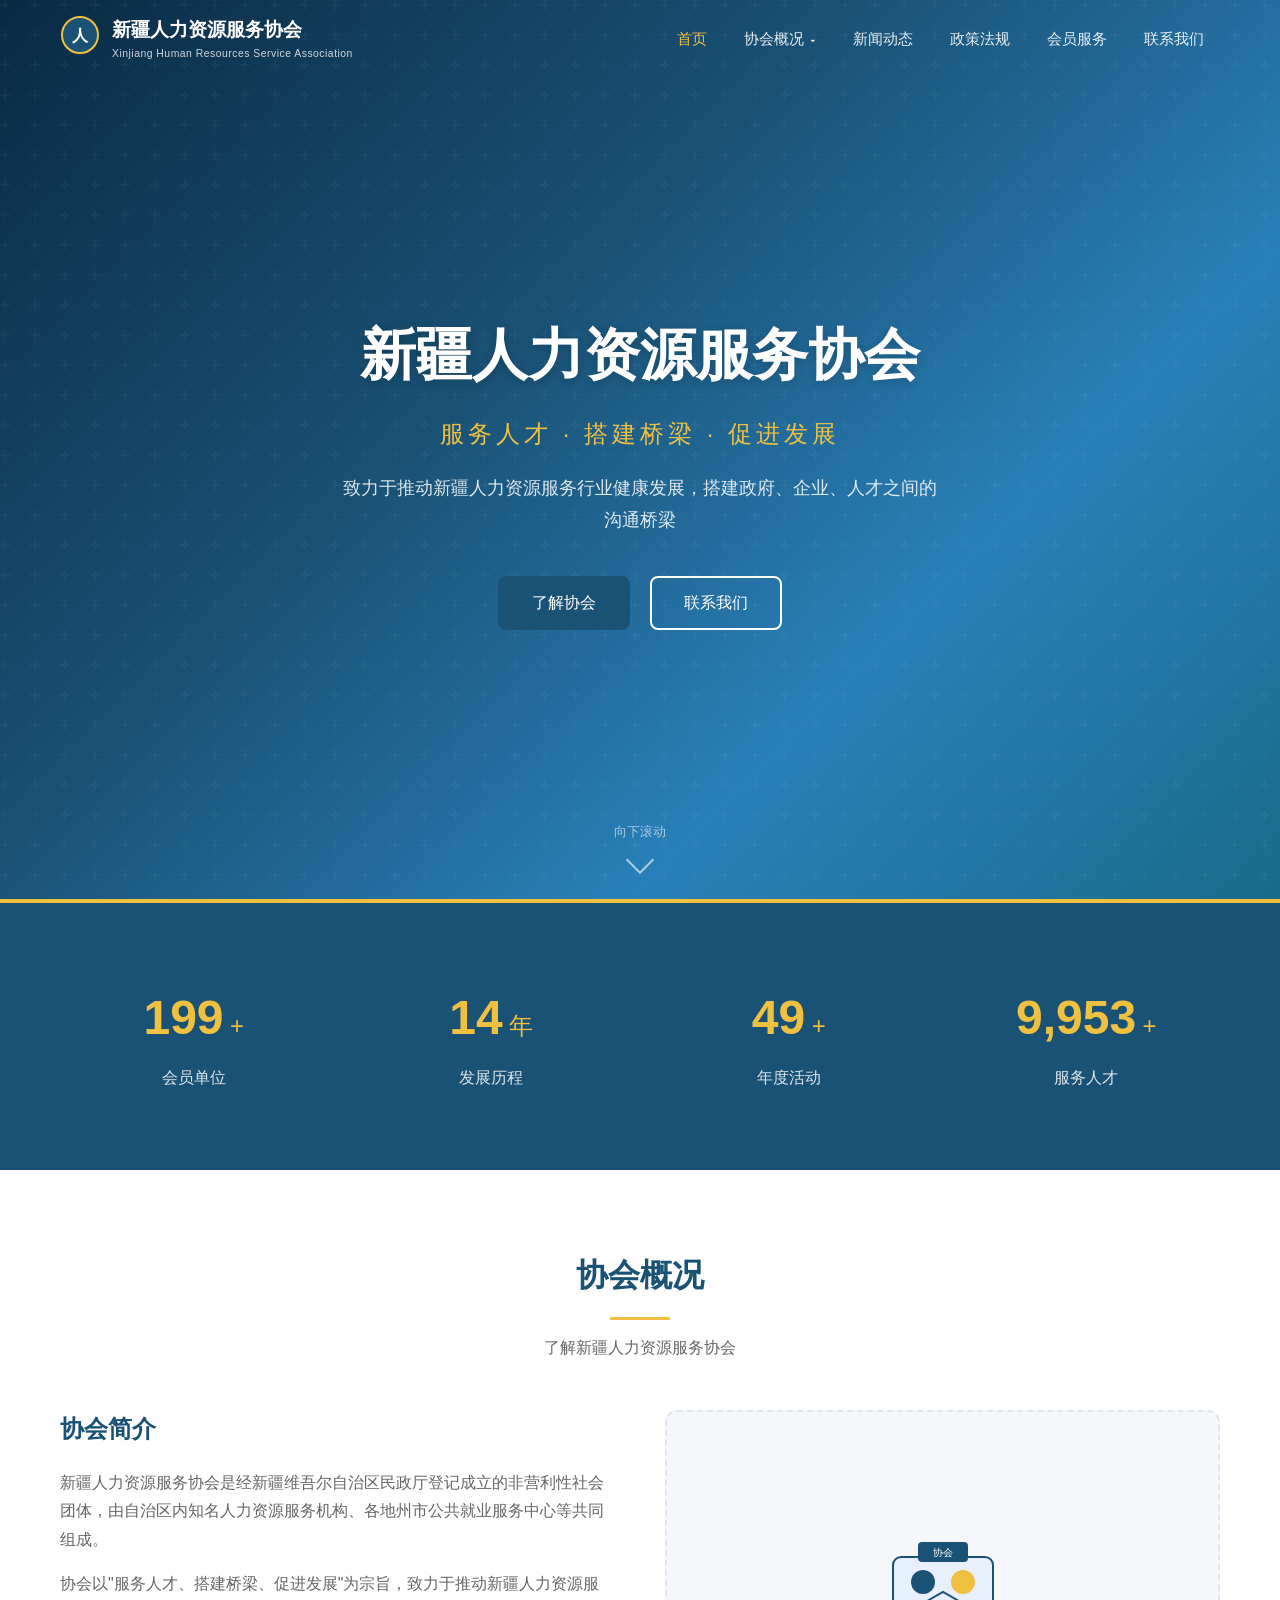
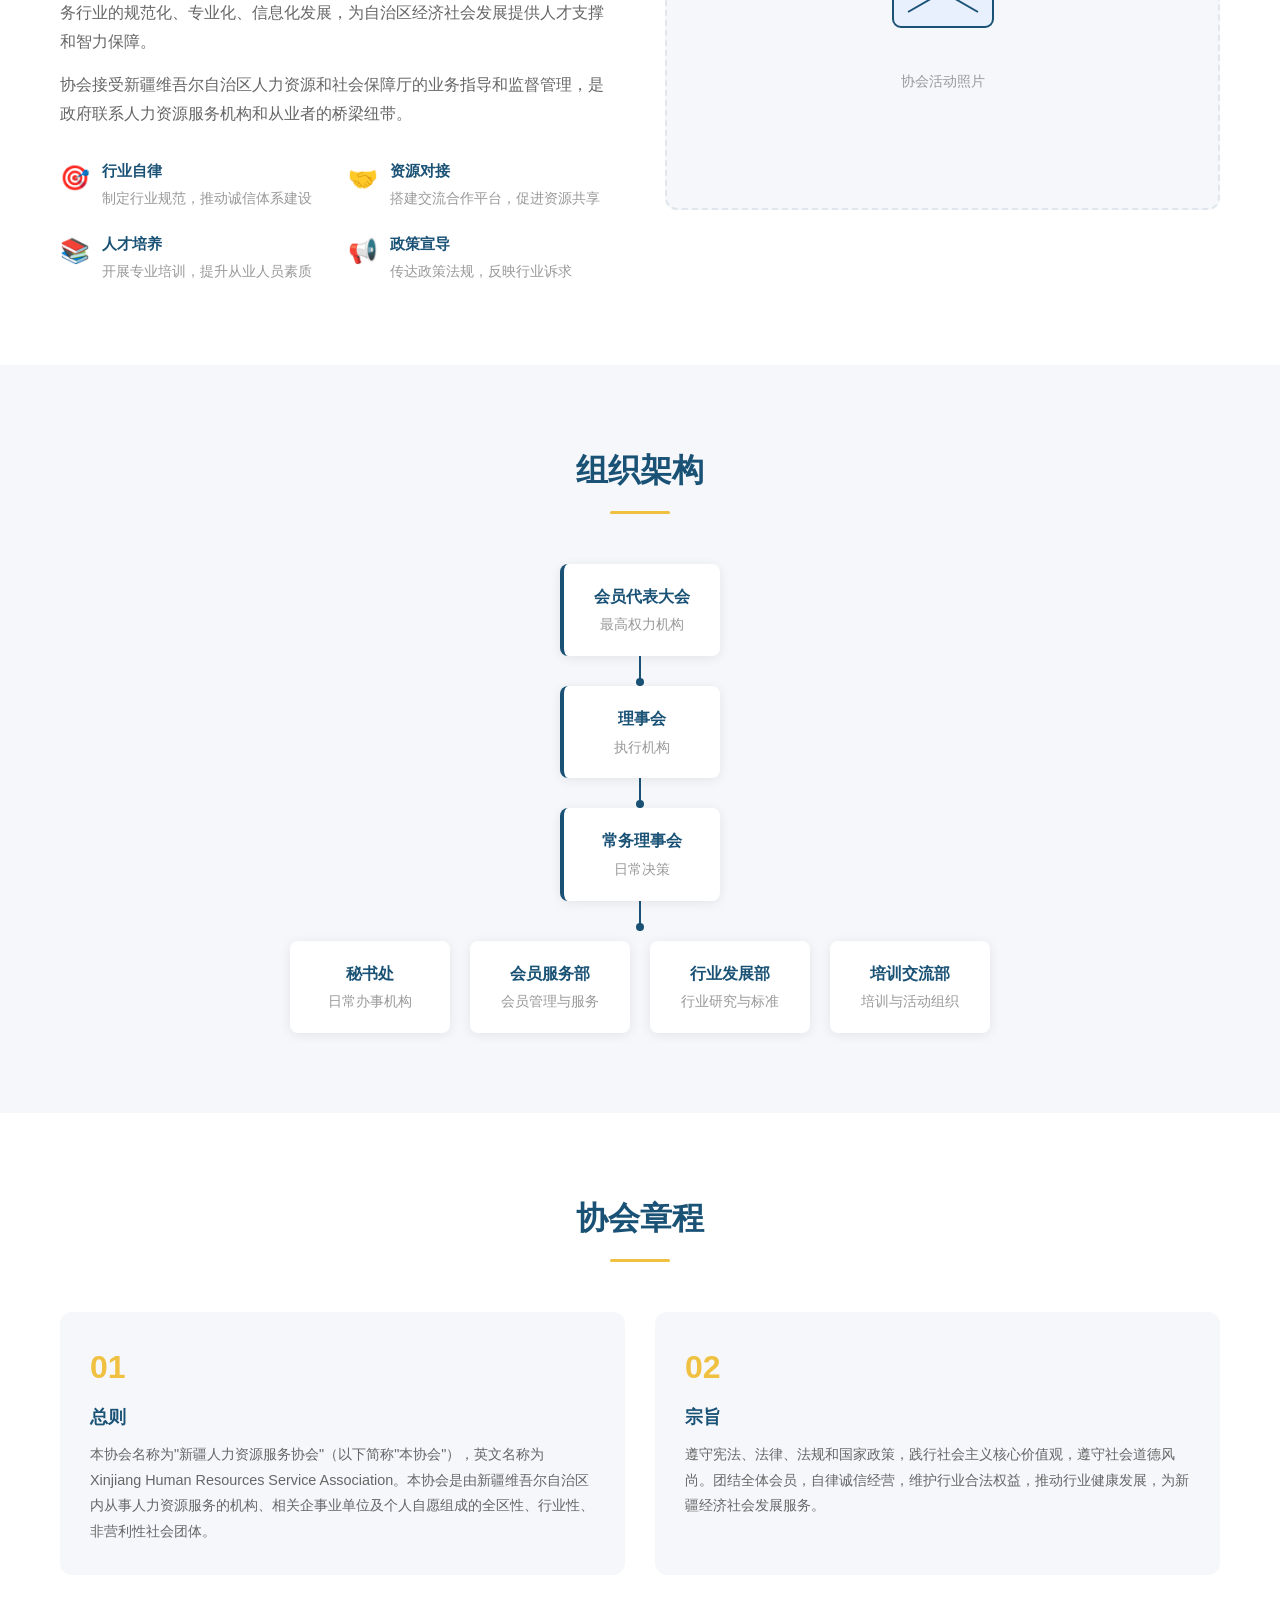
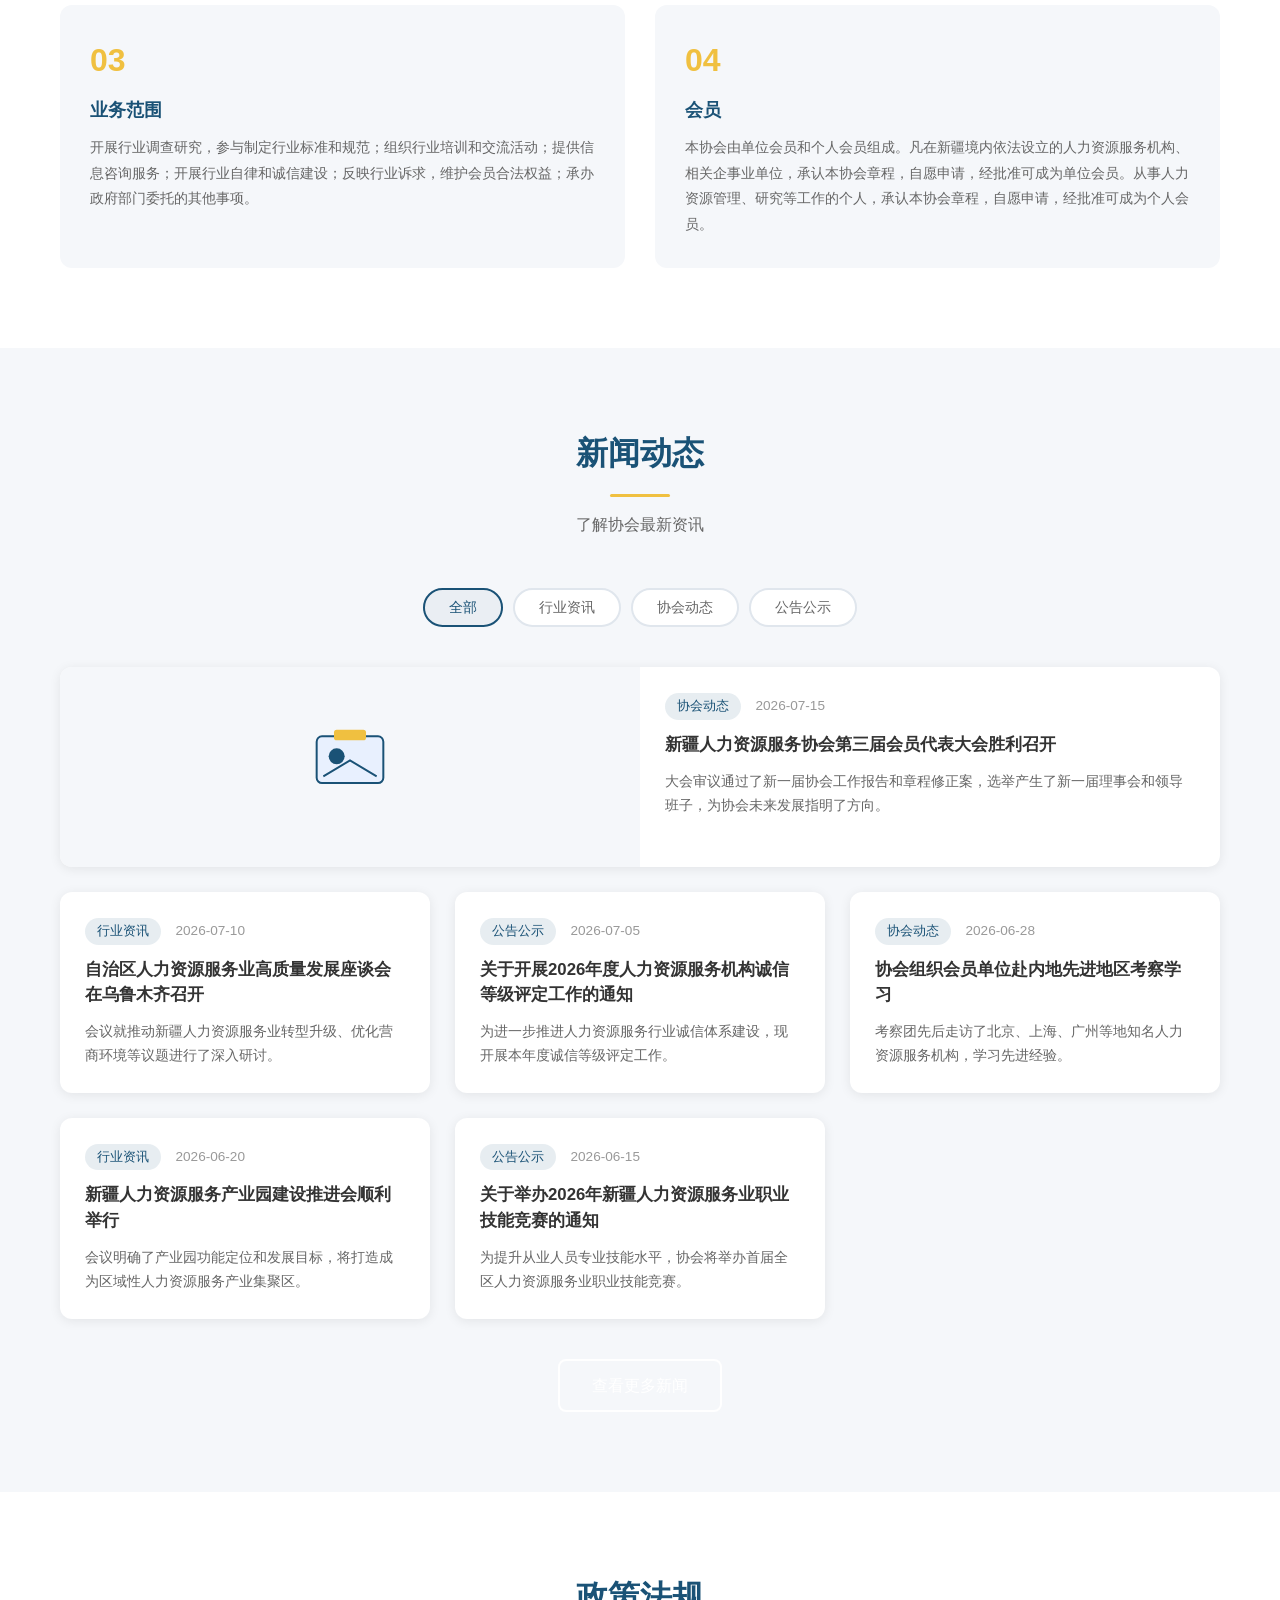
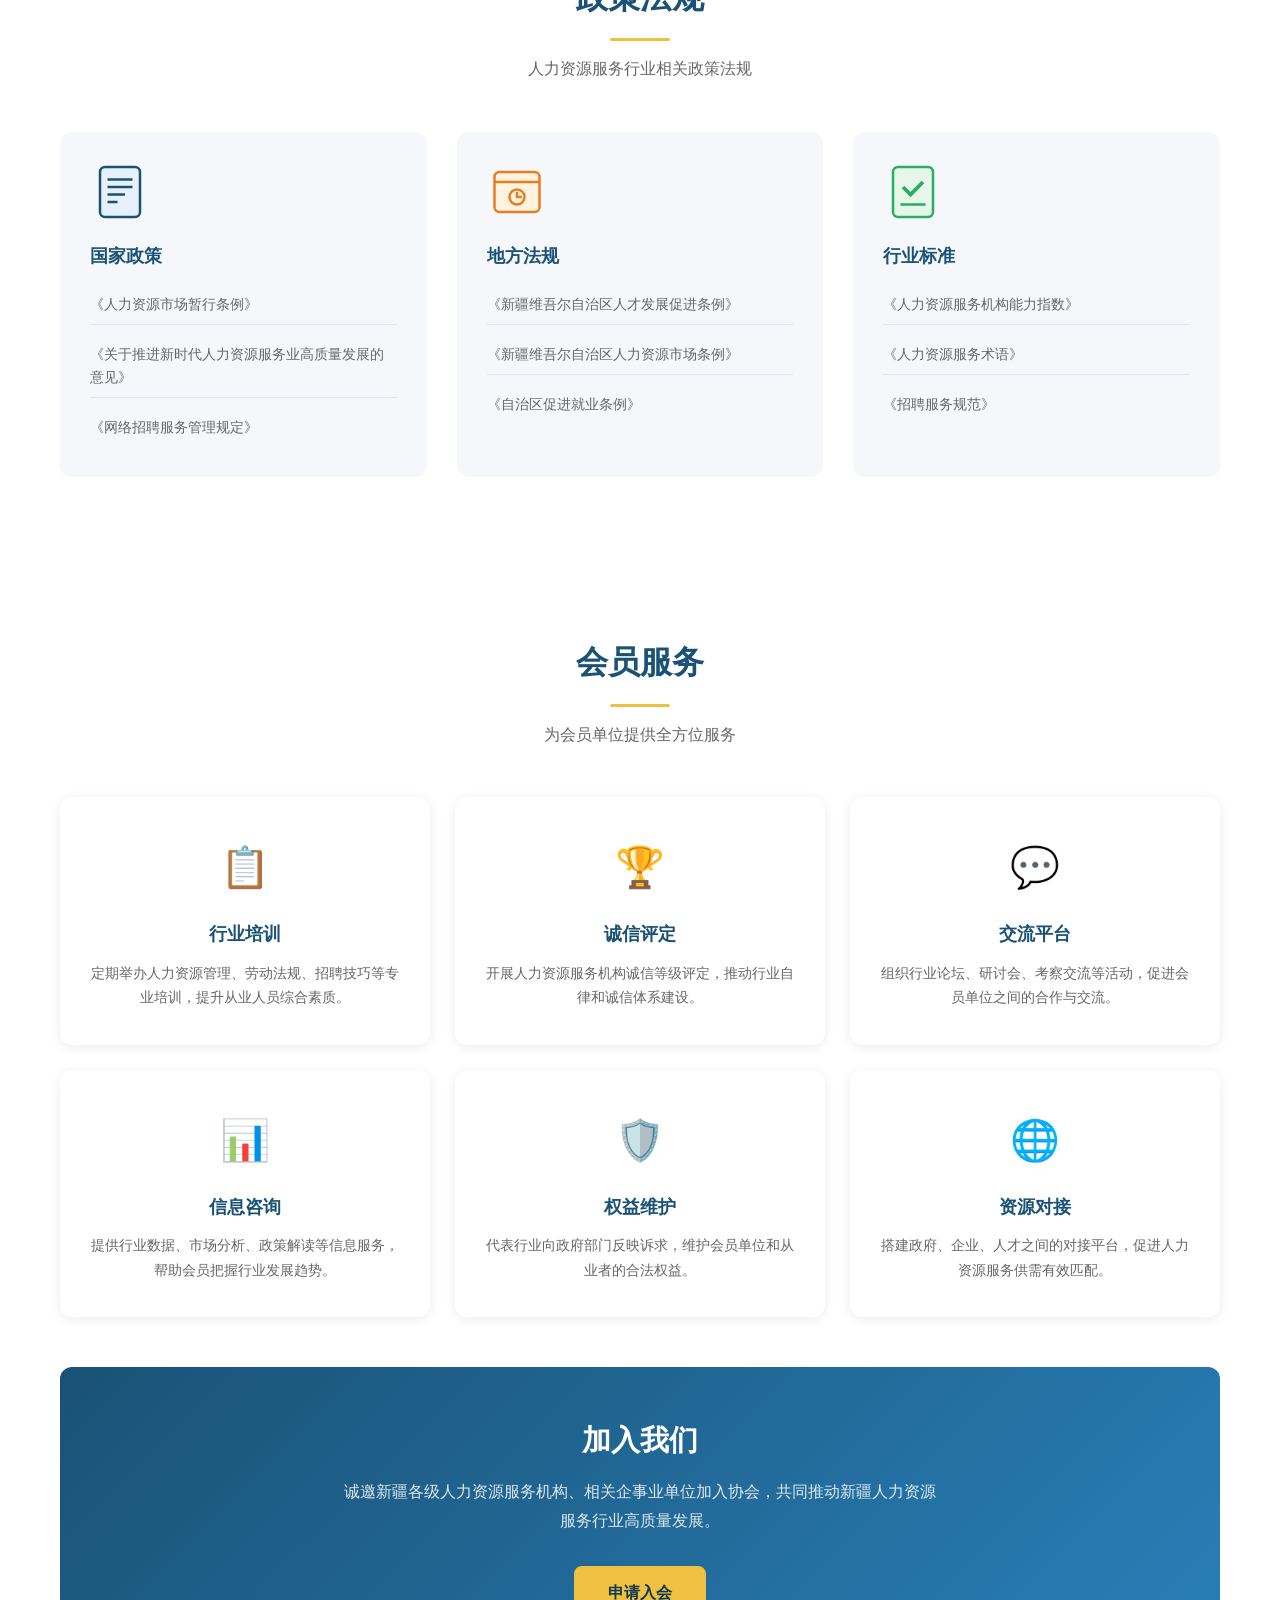
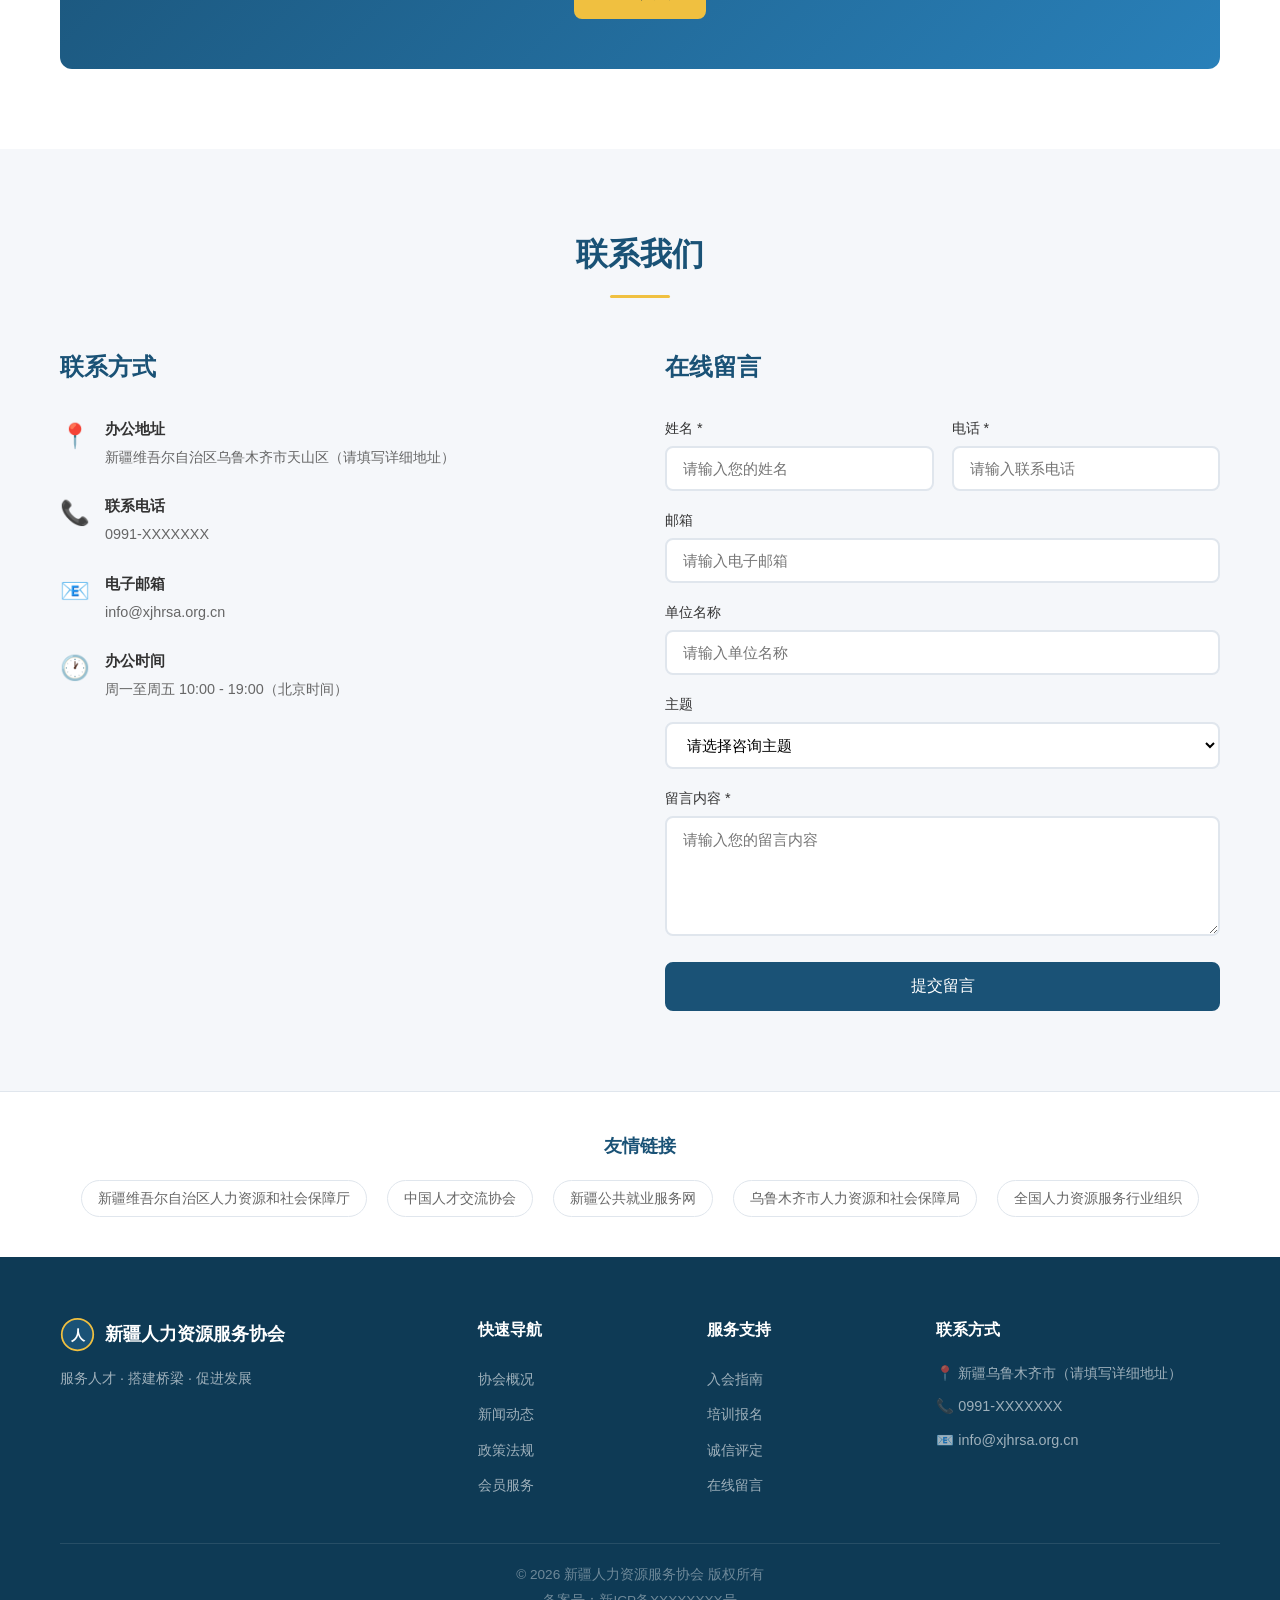
<file: index.html>
<!DOCTYPE html>
<html lang="zh-CN">
<head>
    <meta charset="UTF-8">
    <meta name="viewport" content="width=device-width, initial-scale=1.0">
    <title>新疆人力资源服务协会</title>
    <link rel="stylesheet" href="css/style.css">
    <link rel="icon" type="image/svg+xml" href="images/favicon.svg">
</head>
<body>
    <!-- Netlify Identity -->
    <script src="https://identity.netlify.com/v1/netlify-identity-widget.js"></script>
    <!-- 顶部导航 -->
    <header class="header" id="header">
        <div class="container">
            <div class="header-inner">
                <a href="#" class="logo">
                    <div class="logo-icon">
                        <svg viewBox="0 0 40 40" fill="none" xmlns="http://www.w3.org/2000/svg">
                            <circle cx="20" cy="20" r="18" fill="#1a5276" stroke="#f0c040" stroke-width="2"/>
                            <text x="20" y="26" text-anchor="middle" fill="#fff" font-size="16" font-weight="bold">人</text>
                        </svg>
                    </div>
                    <div class="logo-text">
                        <span class="logo-title">新疆人力资源服务协会</span>
                        <span class="logo-sub">Xinjiang Human Resources Service Association</span>
                    </div>
                </a>
                <nav class="nav" id="nav">
                    <a href="#home" class="nav-link active">首页</a>
                    <div class="nav-dropdown">
                        <a href="#about" class="nav-link">协会概况 <span class="arrow">▾</span></a>
                        <div class="dropdown-menu">
                            <a href="#about">协会简介</a>
                            <a href="#structure">组织架构</a>
                            <a href="#charter">协会章程</a>
                        </div>
                    </div>
                    <a href="#news" class="nav-link">新闻动态</a>
                    <a href="#policy" class="nav-link">政策法规</a>
                    <a href="#members" class="nav-link">会员服务</a>
                    <a href="#contact" class="nav-link">联系我们</a>
                </nav>
                <button class="menu-toggle" id="menuToggle" aria-label="菜单">
                    <span></span><span></span><span></span>
                </button>
            </div>
        </div>
    </header>

    <!-- 英雄区域 -->
    <section class="hero" id="home">
        <div class="hero-bg"></div>
        <div class="hero-overlay"></div>
        <div class="container hero-content">
            <h1>新疆人力资源服务协会</h1>
            <p class="hero-subtitle">服务人才 · 搭建桥梁 · 促进发展</p>
            <p class="hero-desc">致力于推动新疆人力资源服务行业健康发展，搭建政府、企业、人才之间的沟通桥梁</p>
            <div class="hero-btns">
                <a href="#about" class="btn btn-primary">了解协会</a>
                <a href="#contact" class="btn btn-outline">联系我们</a>
            </div>
        </div>
        <div class="hero-scroll">
            <span>向下滚动</span>
            <div class="scroll-arrow"></div>
        </div>
    </section>

    <!-- 数据统计 -->
    <section class="stats">
        <div class="container">
            <div class="stats-grid">
                <div class="stat-item">
                    <div class="stat-number" data-target="200">0</div>
                    <div class="stat-unit">+</div>
                    <div class="stat-label">会员单位</div>
                </div>
                <div class="stat-item">
                    <div class="stat-number" data-target="15">0</div>
                    <div class="stat-unit">年</div>
                    <div class="stat-label">发展历程</div>
                </div>
                <div class="stat-item">
                    <div class="stat-number" data-target="50">0</div>
                    <div class="stat-unit">+</div>
                    <div class="stat-label">年度活动</div>
                </div>
                <div class="stat-item">
                    <div class="stat-number" data-target="10000">0</div>
                    <div class="stat-unit">+</div>
                    <div class="stat-label">服务人才</div>
                </div>
            </div>
        </div>
    </section>

    <!-- 协会简介 -->
    <section class="section about" id="about">
        <div class="container">
            <div class="section-header">
                <h2>协会概况</h2>
                <div class="section-line"></div>
                <p>了解新疆人力资源服务协会</p>
            </div>
            <div class="about-grid">
                <div class="about-content">
                    <h3>协会简介</h3>
                    <p>新疆人力资源服务协会是经新疆维吾尔自治区民政厅登记成立的非营利性社会团体，由自治区内知名人力资源服务机构、各地州市公共就业服务中心等共同组成。</p>
                    <p>协会以"服务人才、搭建桥梁、促进发展"为宗旨，致力于推动新疆人力资源服务行业的规范化、专业化、信息化发展，为自治区经济社会发展提供人才支撑和智力保障。</p>
                    <p>协会接受新疆维吾尔自治区人力资源和社会保障厅的业务指导和监督管理，是政府联系人力资源服务机构和从业者的桥梁纽带。</p>
                    <div class="about-features">
                        <div class="feature">
                            <div class="feature-icon">🎯</div>
                            <div>
                                <h4>行业自律</h4>
                                <p>制定行业规范，推动诚信体系建设</p>
                            </div>
                        </div>
                        <div class="feature">
                            <div class="feature-icon">🤝</div>
                            <div>
                                <h4>资源对接</h4>
                                <p>搭建交流合作平台，促进资源共享</p>
                            </div>
                        </div>
                        <div class="feature">
                            <div class="feature-icon">📚</div>
                            <div>
                                <h4>人才培养</h4>
                                <p>开展专业培训，提升从业人员素质</p>
                            </div>
                        </div>
                        <div class="feature">
                            <div class="feature-icon">📢</div>
                            <div>
                                <h4>政策宣导</h4>
                                <p>传达政策法规，反映行业诉求</p>
                            </div>
                        </div>
                    </div>
                </div>
                <div class="about-image">
                    <div class="about-img-placeholder">
                        <div class="placeholder-content">
                            <svg viewBox="0 0 120 120" fill="none" xmlns="http://www.w3.org/2000/svg">
                                <rect x="10" y="30" width="100" height="70" rx="8" fill="#e8f0fe" stroke="#1a5276" stroke-width="2"/>
                                <circle cx="40" cy="55" r="12" fill="#1a5276"/>
                                <circle cx="80" cy="55" r="12" fill="#f0c040"/>
                                <path d="M25 85 L60 65 L95 85" stroke="#1a5276" stroke-width="2" fill="#e8f0fe"/>
                                <rect x="35" y="15" width="50" height="20" rx="4" fill="#1a5276"/>
                                <text x="60" y="29" text-anchor="middle" fill="#fff" font-size="10">协会</text>
                            </svg>
                            <p>协会活动照片</p>
                        </div>
                    </div>
                </div>
            </div>
        </div>
    </section>

    <!-- 组织架构 -->
    <section class="section structure" id="structure">
        <div class="container">
            <div class="section-header">
                <h2>组织架构</h2>
                <div class="section-line"></div>
            </div>
            <div class="org-chart">
                <div class="org-level org-top">
                    <div class="org-node org-main">
                        <h4>会员代表大会</h4>
                        <p>最高权力机构</p>
                    </div>
                </div>
                <div class="org-connector"></div>
                <div class="org-level">
                    <div class="org-node org-main">
                        <h4>理事会</h4>
                        <p>执行机构</p>
                    </div>
                </div>
                <div class="org-connector"></div>
                <div class="org-level">
                    <div class="org-node org-main">
                        <h4>常务理事会</h4>
                        <p>日常决策</p>
                    </div>
                </div>
                <div class="org-connector"></div>
                <div class="org-level org-departments">
                    <div class="org-node">
                        <h4>秘书处</h4>
                        <p>日常办事机构</p>
                    </div>
                    <div class="org-node">
                        <h4>会员服务部</h4>
                        <p>会员管理与服务</p>
                    </div>
                    <div class="org-node">
                        <h4>行业发展部</h4>
                        <p>行业研究与标准</p>
                    </div>
                    <div class="org-node">
                        <h4>培训交流部</h4>
                        <p>培训与活动组织</p>
                    </div>
                </div>
            </div>
        </div>
    </section>

    <!-- 协会章程 -->
    <section class="section charter" id="charter">
        <div class="container">
            <div class="section-header">
                <h2>协会章程</h2>
                <div class="section-line"></div>
            </div>
            <div class="charter-content">
                <div class="charter-item">
                    <div class="charter-num">01</div>
                    <h4>总则</h4>
                    <p>本协会名称为"新疆人力资源服务协会"（以下简称"本协会"），英文名称为Xinjiang Human Resources Service Association。本协会是由新疆维吾尔自治区内从事人力资源服务的机构、相关企事业单位及个人自愿组成的全区性、行业性、非营利性社会团体。</p>
                </div>
                <div class="charter-item">
                    <div class="charter-num">02</div>
                    <h4>宗旨</h4>
                    <p>遵守宪法、法律、法规和国家政策，践行社会主义核心价值观，遵守社会道德风尚。团结全体会员，自律诚信经营，维护行业合法权益，推动行业健康发展，为新疆经济社会发展服务。</p>
                </div>
                <div class="charter-item">
                    <div class="charter-num">03</div>
                    <h4>业务范围</h4>
                    <p>开展行业调查研究，参与制定行业标准和规范；组织行业培训和交流活动；提供信息咨询服务；开展行业自律和诚信建设；反映行业诉求，维护会员合法权益；承办政府部门委托的其他事项。</p>
                </div>
                <div class="charter-item">
                    <div class="charter-num">04</div>
                    <h4>会员</h4>
                    <p>本协会由单位会员和个人会员组成。凡在新疆境内依法设立的人力资源服务机构、相关企事业单位，承认本协会章程，自愿申请，经批准可成为单位会员。从事人力资源管理、研究等工作的个人，承认本协会章程，自愿申请，经批准可成为个人会员。</p>
                </div>
            </div>
        </div>
    </section>

    <!-- 新闻动态 -->
    <section class="section news" id="news">
        <div class="container">
            <div class="section-header">
                <h2>新闻动态</h2>
                <div class="section-line"></div>
                <p>了解协会最新资讯</p>
            </div>
            <div class="news-tabs">
                <button class="tab-btn active" data-tab="all">全部</button>
                <button class="tab-btn" data-tab="industry">行业资讯</button>
                <button class="tab-btn" data-tab="association">协会动态</button>
                <button class="tab-btn" data-tab="notice">公告公示</button>
            </div>
            <div class="news-grid">
                <div class="news-card news-featured" data-category="association">
                    <div class="news-img">
                        <div class="news-img-placeholder">
                            <svg viewBox="0 0 60 60" fill="none"><rect x="5" y="10" width="50" height="35" rx="4" fill="#e8f0fe" stroke="#1a5276" stroke-width="1.5"/><circle cx="20" cy="25" r="6" fill="#1a5276"/><path d="M10 40 L30 28 L50 40" stroke="#1a5276" stroke-width="1.5" fill="#e8f0fe"/><rect x="18" y="5" width="24" height="8" rx="2" fill="#f0c040"/></svg>
                        </div>
                    </div>
                    <div class="news-body">
                        <span class="news-tag">协会动态</span>
                        <span class="news-date">2026-07-15</span>
                        <h3><a href="#">新疆人力资源服务协会第三届会员代表大会胜利召开</a></h3>
                        <p>大会审议通过了新一届协会工作报告和章程修正案，选举产生了新一届理事会和领导班子，为协会未来发展指明了方向。</p>
                    </div>
                </div>
                <div class="news-card" data-category="industry">
                    <div class="news-body">
                        <span class="news-tag">行业资讯</span>
                        <span class="news-date">2026-07-10</span>
                        <h3><a href="#">自治区人力资源服务业高质量发展座谈会在乌鲁木齐召开</a></h3>
                        <p>会议就推动新疆人力资源服务业转型升级、优化营商环境等议题进行了深入研讨。</p>
                    </div>
                </div>
                <div class="news-card" data-category="notice">
                    <div class="news-body">
                        <span class="news-tag">公告公示</span>
                        <span class="news-date">2026-07-05</span>
                        <h3><a href="#">关于开展2026年度人力资源服务机构诚信等级评定工作的通知</a></h3>
                        <p>为进一步推进人力资源服务行业诚信体系建设，现开展本年度诚信等级评定工作。</p>
                    </div>
                </div>
                <div class="news-card" data-category="association">
                    <div class="news-body">
                        <span class="news-tag">协会动态</span>
                        <span class="news-date">2026-06-28</span>
                        <h3><a href="#">协会组织会员单位赴内地先进地区考察学习</a></h3>
                        <p>考察团先后走访了北京、上海、广州等地知名人力资源服务机构，学习先进经验。</p>
                    </div>
                </div>
                <div class="news-card" data-category="industry">
                    <div class="news-body">
                        <span class="news-tag">行业资讯</span>
                        <span class="news-date">2026-06-20</span>
                        <h3><a href="#">新疆人力资源服务产业园建设推进会顺利举行</a></h3>
                        <p>会议明确了产业园功能定位和发展目标，将打造成为区域性人力资源服务产业集聚区。</p>
                    </div>
                </div>
                <div class="news-card" data-category="notice">
                    <div class="news-body">
                        <span class="news-tag">公告公示</span>
                        <span class="news-date">2026-06-15</span>
                        <h3><a href="#">关于举办2026年新疆人力资源服务业职业技能竞赛的通知</a></h3>
                        <p>为提升从业人员专业技能水平，协会将举办首届全区人力资源服务业职业技能竞赛。</p>
                    </div>
                </div>
            </div>
            <div class="news-more">
                <a href="#" class="btn btn-outline">查看更多新闻</a>
            </div>
        </div>
    </section>

    <!-- 政策法规 -->
    <section class="section policy" id="policy">
        <div class="container">
            <div class="section-header">
                <h2>政策法规</h2>
                <div class="section-line"></div>
                <p>人力资源服务行业相关政策法规</p>
            </div>
            <div class="policy-grid">
                <div class="policy-card">
                    <div class="policy-icon">
                        <svg viewBox="0 0 48 48" fill="none"><rect x="8" y="4" width="32" height="40" rx="4" fill="#e8f0fe" stroke="#1a5276" stroke-width="2"/><line x1="14" y1="14" x2="34" y2="14" stroke="#1a5276" stroke-width="2"/><line x1="14" y1="20" x2="34" y2="20" stroke="#1a5276" stroke-width="2"/><line x1="14" y1="26" x2="28" y2="26" stroke="#1a5276" stroke-width="2"/><line x1="14" y1="32" x2="22" y2="32" stroke="#1a5276" stroke-width="2"/></svg>
                    </div>
                    <h4>国家政策</h4>
                    <ul>
                        <li><a href="#">《人力资源市场暂行条例》</a></li>
                        <li><a href="#">《关于推进新时代人力资源服务业高质量发展的意见》</a></li>
                        <li><a href="#">《网络招聘服务管理规定》</a></li>
                    </ul>
                </div>
                <div class="policy-card">
                    <div class="policy-icon">
                        <svg viewBox="0 0 48 48" fill="none"><rect x="6" y="8" width="36" height="32" rx="4" fill="#fff3e0" stroke="#e67e22" stroke-width="2"/><path d="M6 16 H42" stroke="#e67e22" stroke-width="2"/><circle cx="24" cy="28" r="6" stroke="#e67e22" stroke-width="2" fill="none"/><path d="M24 24 V28 H28" stroke="#e67e22" stroke-width="2"/></svg>
                    </div>
                    <h4>地方法规</h4>
                    <ul>
                        <li><a href="#">《新疆维吾尔自治区人才发展促进条例》</a></li>
                        <li><a href="#">《新疆维吾尔自治区人力资源市场条例》</a></li>
                        <li><a href="#">《自治区促进就业条例》</a></li>
                    </ul>
                </div>
                <div class="policy-card">
                    <div class="policy-icon">
                        <svg viewBox="0 0 48 48" fill="none"><rect x="8" y="4" width="32" height="40" rx="4" fill="#e8f5e9" stroke="#27ae60" stroke-width="2"/><path d="M16 20 L22 26 L32 16" stroke="#27ae60" stroke-width="3" fill="none"/><line x1="14" y1="34" x2="34" y2="34" stroke="#27ae60" stroke-width="2"/></svg>
                    </div>
                    <h4>行业标准</h4>
                    <ul>
                        <li><a href="#">《人力资源服务机构能力指数》</a></li>
                        <li><a href="#">《人力资源服务术语》</a></li>
                        <li><a href="#">《招聘服务规范》</a></li>
                    </ul>
                </div>
            </div>
        </div>
    </section>

    <!-- 会员服务 -->
    <section class="section members" id="members">
        <div class="container">
            <div class="section-header">
                <h2>会员服务</h2>
                <div class="section-line"></div>
                <p>为会员单位提供全方位服务</p>
            </div>
            <div class="services-grid">
                <div class="service-card">
                    <div class="service-icon">📋</div>
                    <h3>行业培训</h3>
                    <p>定期举办人力资源管理、劳动法规、招聘技巧等专业培训，提升从业人员综合素质。</p>
                </div>
                <div class="service-card">
                    <div class="service-icon">🏆</div>
                    <h3>诚信评定</h3>
                    <p>开展人力资源服务机构诚信等级评定，推动行业自律和诚信体系建设。</p>
                </div>
                <div class="service-card">
                    <div class="service-icon">💬</div>
                    <h3>交流平台</h3>
                    <p>组织行业论坛、研讨会、考察交流等活动，促进会员单位之间的合作与交流。</p>
                </div>
                <div class="service-card">
                    <div class="service-icon">📊</div>
                    <h3>信息咨询</h3>
                    <p>提供行业数据、市场分析、政策解读等信息服务，帮助会员把握行业发展趋势。</p>
                </div>
                <div class="service-card">
                    <div class="service-icon">🛡️</div>
                    <h3>权益维护</h3>
                    <p>代表行业向政府部门反映诉求，维护会员单位和从业者的合法权益。</p>
                </div>
                <div class="service-card">
                    <div class="service-icon">🌐</div>
                    <h3>资源对接</h3>
                    <p>搭建政府、企业、人才之间的对接平台，促进人力资源服务供需有效匹配。</p>
                </div>
            </div>
            <div class="join-section">
                <h3>加入我们</h3>
                <p>诚邀新疆各级人力资源服务机构、相关企事业单位加入协会，共同推动新疆人力资源服务行业高质量发展。</p>
                <a href="#contact" class="btn btn-primary">申请入会</a>
            </div>
        </div>
    </section>

    <!-- 联系我们 -->
    <section class="section contact" id="contact">
        <div class="container">
            <div class="section-header">
                <h2>联系我们</h2>
                <div class="section-line"></div>
            </div>
            <div class="contact-grid">
                <div class="contact-info">
                    <h3>联系方式</h3>
                    <div class="contact-item">
                        <div class="contact-icon">📍</div>
                        <div>
                            <h4>办公地址</h4>
                            <p>新疆维吾尔自治区乌鲁木齐市天山区（请填写详细地址）</p>
                        </div>
                    </div>
                    <div class="contact-item">
                        <div class="contact-icon">📞</div>
                        <div>
                            <h4>联系电话</h4>
                            <p>0991-XXXXXXX</p>
                        </div>
                    </div>
                    <div class="contact-item">
                        <div class="contact-icon">📧</div>
                        <div>
                            <h4>电子邮箱</h4>
                            <p>info@xjhrsa.org.cn</p>
                        </div>
                    </div>
                    <div class="contact-item">
                        <div class="contact-icon">🕐</div>
                        <div>
                            <h4>办公时间</h4>
                            <p>周一至周五 10:00 - 19:00（北京时间）</p>
                        </div>
                    </div>
                </div>
                <div class="contact-form">
                    <h3>在线留言</h3>
                    <form id="contactForm">
                        <div class="form-row">
                            <div class="form-group">
                                <label for="name">姓名 *</label>
                                <input type="text" id="name" name="name" required placeholder="请输入您的姓名">
                            </div>
                            <div class="form-group">
                                <label for="phone">电话 *</label>
                                <input type="tel" id="phone" name="phone" required placeholder="请输入联系电话">
                            </div>
                        </div>
                        <div class="form-group">
                            <label for="email">邮箱</label>
                            <input type="email" id="email" name="email" placeholder="请输入电子邮箱">
                        </div>
                        <div class="form-group">
                            <label for="company">单位名称</label>
                            <input type="text" id="company" name="company" placeholder="请输入单位名称">
                        </div>
                        <div class="form-group">
                            <label for="subject">主题</label>
                            <select id="subject" name="subject">
                                <option value="">请选择咨询主题</option>
                                <option value="join">申请入会</option>
                                <option value="consult">业务咨询</option>
                                <option value="complaint">投诉建议</option>
                                <option value="other">其他</option>
                            </select>
                        </div>
                        <div class="form-group">
                            <label for="message">留言内容 *</label>
                            <textarea id="message" name="message" rows="5" required placeholder="请输入您的留言内容"></textarea>
                        </div>
                        <button type="submit" class="btn btn-primary btn-full">提交留言</button>
                    </form>
                </div>
            </div>
        </div>
    </section>

    <!-- 友情链接 -->
    <section class="links">
        <div class="container">
            <h3>友情链接</h3>
            <div class="links-grid">
                <a href="#" target="_blank">新疆维吾尔自治区人力资源和社会保障厅</a>
                <a href="#" target="_blank">中国人才交流协会</a>
                <a href="#" target="_blank">新疆公共就业服务网</a>
                <a href="#" target="_blank">乌鲁木齐市人力资源和社会保障局</a>
                <a href="#" target="_blank">全国人力资源服务行业组织</a>
            </div>
        </div>
    </section>

    <!-- 底部 -->
    <footer class="footer">
        <div class="container">
            <div class="footer-grid">
                <div class="footer-about">
                    <div class="footer-logo">
                        <svg viewBox="0 0 40 40" fill="none" xmlns="http://www.w3.org/2000/svg">
                            <circle cx="20" cy="20" r="18" fill="#1a5276" stroke="#f0c040" stroke-width="2"/>
                            <text x="20" y="26" text-anchor="middle" fill="#fff" font-size="16" font-weight="bold">人</text>
                        </svg>
                        <span>新疆人力资源服务协会</span>
                    </div>
                    <p>服务人才 · 搭建桥梁 · 促进发展</p>
                </div>
                <div class="footer-links">
                    <h4>快速导航</h4>
                    <a href="#about">协会概况</a>
                    <a href="#news">新闻动态</a>
                    <a href="#policy">政策法规</a>
                    <a href="#members">会员服务</a>
                </div>
                <div class="footer-links">
                    <h4>服务支持</h4>
                    <a href="#">入会指南</a>
                    <a href="#">培训报名</a>
                    <a href="#">诚信评定</a>
                    <a href="#">在线留言</a>
                </div>
                <div class="footer-contact">
                    <h4>联系方式</h4>
                    <p>📍 新疆乌鲁木齐市（请填写详细地址）</p>
                    <p>📞 0991-XXXXXXX</p>
                    <p>📧 info@xjhrsa.org.cn</p>
                </div>
            </div>
            <div class="footer-bottom">
                <p>© 2026 新疆人力资源服务协会 版权所有</p>
                <p>备案号：新ICP备XXXXXXXX号</p>
            </div>
        </div>
    </footer>

    <!-- 回到顶部 -->
    <button class="back-to-top" id="backToTop" aria-label="回到顶部">↑</button>

    <script src="js/main.js"></script>
    <script>
      if (window.netlifyIdentity) {
        window.netlifyIdentity.on("init", user => {
          if (!user) {
            window.netlifyIdentity.on("login", () => {
              document.location.href = "/admin/";
            });
          }
        });
      }
    </script>
</body>
</html>
</file>
<file: css/style.css>
/* ========== 基础变量 ========== */
:root {
    --primary: #1a5276;
    --primary-light: #2980b9;
    --primary-dark: #0e3a55;
    --accent: #f0c040;
    --accent-dark: #d4a830;
    --text: #333333;
    --text-light: #666666;
    --text-lighter: #999999;
    --bg: #ffffff;
    --bg-light: #f5f7fa;
    --bg-dark: #e8ecf1;
    --border: #e0e6ed;
    --shadow: 0 2px 12px rgba(0,0,0,0.08);
    --shadow-hover: 0 8px 25px rgba(0,0,0,0.12);
    --radius: 8px;
    --radius-lg: 12px;
    --transition: all 0.3s ease;
    --max-width: 1200px;
}

/* ========== 重置 ========== */
*, *::before, *::after {
    margin: 0;
    padding: 0;
    box-sizing: border-box;
}

html {
    scroll-behavior: smooth;
    font-size: 16px;
}

body {
    font-family: -apple-system, BlinkMacSystemFont, "PingFang SC", "Hiragino Sans GB", "Microsoft YaHei", "Noto Sans CJK SC", sans-serif;
    color: var(--text);
    background: var(--bg);
    line-height: 1.6;
    overflow-x: hidden;
}

a {
    text-decoration: none;
    color: inherit;
    transition: var(--transition);
}

ul { list-style: none; }

img {
    max-width: 100%;
    height: auto;
}

.container {
    max-width: var(--max-width);
    margin: 0 auto;
    padding: 0 20px;
}

/* ========== 按钮 ========== */
.btn {
    display: inline-block;
    padding: 12px 32px;
    border-radius: var(--radius);
    font-size: 1rem;
    font-weight: 500;
    cursor: pointer;
    transition: var(--transition);
    border: 2px solid transparent;
    text-align: center;
}

.btn-primary {
    background: var(--primary);
    color: #fff;
    border-color: var(--primary);
}

.btn-primary:hover {
    background: var(--primary-light);
    border-color: var(--primary-light);
    transform: translateY(-2px);
    box-shadow: 0 4px 15px rgba(26,82,118,0.3);
}

.btn-outline {
    background: transparent;
    color: #fff;
    border-color: #fff;
}

.btn-outline:hover {
    background: #fff;
    color: var(--primary);
}

.btn-full { width: 100%; }

/* ========== 头部 ========== */
.header {
    position: fixed;
    top: 0;
    left: 0;
    right: 0;
    z-index: 1000;
    background: transparent;
    transition: var(--transition);
    padding: 15px 0;
}

.header.scrolled {
    background: rgba(255,255,255,0.98);
    box-shadow: 0 2px 20px rgba(0,0,0,0.1);
    padding: 10px 0;
}

.header-inner {
    display: flex;
    align-items: center;
    justify-content: space-between;
}

.logo {
    display: flex;
    align-items: center;
    gap: 12px;
}

.logo-icon svg {
    width: 40px;
    height: 40px;
}

.logo-title {
    display: block;
    font-size: 1.2rem;
    font-weight: 700;
    color: #fff;
    white-space: nowrap;
}

.header.scrolled .logo-title {
    color: var(--primary);
}

.logo-sub {
    display: block;
    font-size: 0.65rem;
    color: rgba(255,255,255,0.8);
    letter-spacing: 0.5px;
}

.header.scrolled .logo-sub {
    color: var(--text-light);
}

.nav {
    display: flex;
    align-items: center;
    gap: 5px;
}

.nav-link {
    padding: 8px 16px;
    color: rgba(255,255,255,0.9);
    font-size: 0.95rem;
    font-weight: 500;
    border-radius: var(--radius);
    position: relative;
}

.header.scrolled .nav-link {
    color: var(--text);
}

.nav-link:hover,
.nav-link.active {
    color: var(--accent);
}

.header.scrolled .nav-link:hover,
.header.scrolled .nav-link.active {
    color: var(--primary);
    background: var(--bg-light);
}

.nav-dropdown {
    position: relative;
}

.dropdown-menu {
    position: absolute;
    top: 100%;
    left: 0;
    background: #fff;
    border-radius: var(--radius);
    box-shadow: var(--shadow-hover);
    min-width: 160px;
    opacity: 0;
    visibility: hidden;
    transform: translateY(10px);
    transition: var(--transition);
    padding: 8px 0;
}

.nav-dropdown:hover .dropdown-menu {
    opacity: 1;
    visibility: visible;
    transform: translateY(0);
}

.dropdown-menu a {
    display: block;
    padding: 10px 20px;
    color: var(--text);
    font-size: 0.9rem;
}

.dropdown-menu a:hover {
    background: var(--bg-light);
    color: var(--primary);
}

.arrow {
    font-size: 0.7rem;
    margin-left: 2px;
}

.menu-toggle {
    display: none;
    flex-direction: column;
    gap: 5px;
    background: none;
    border: none;
    cursor: pointer;
    padding: 5px;
}

.menu-toggle span {
    width: 24px;
    height: 2px;
    background: #fff;
    transition: var(--transition);
    border-radius: 2px;
}

.header.scrolled .menu-toggle span {
    background: var(--text);
}

/* ========== 英雄区域 ========== */
.hero {
    position: relative;
    min-height: 100vh;
    display: flex;
    align-items: center;
    justify-content: center;
    overflow: hidden;
}

.hero-bg {
    position: absolute;
    inset: 0;
    background: linear-gradient(135deg, #0a2a43 0%, #1a5276 40%, #2980b9 70%, #1a6b8a 100%);
}

.hero-overlay {
    position: absolute;
    inset: 0;
    background: url("data:image/svg+xml,%3Csvg width='60' height='60' viewBox='0 0 60 60' xmlns='http://www.w3.org/2000/svg'%3E%3Cg fill='none' fill-rule='evenodd'%3E%3Cg fill='%23ffffff' fill-opacity='0.03'%3E%3Cpath d='M36 34v-4h-2v4h-4v2h4v4h2v-4h4v-2h-4zm0-30V0h-2v4h-4v2h4v4h2V6h4V4h-4zM6 34v-4H4v4H0v2h4v4h2v-4h4v-2H6zM6 4V0H4v4H0v2h4v4h2V6h4V4H6z'/%3E%3C/g%3E%3C/g%3E%3C/svg%3E");
}

.hero-content {
    position: relative;
    z-index: 2;
    text-align: center;
    color: #fff;
    padding: 120px 20px 80px;
}

.hero h1 {
    font-size: clamp(2rem, 5vw, 3.5rem);
    font-weight: 700;
    margin-bottom: 15px;
    text-shadow: 0 2px 10px rgba(0,0,0,0.2);
}

.hero-subtitle {
    font-size: clamp(1.1rem, 2.5vw, 1.5rem);
    color: var(--accent);
    font-weight: 500;
    margin-bottom: 20px;
    letter-spacing: 4px;
}

.hero-desc {
    font-size: 1.1rem;
    color: rgba(255,255,255,0.85);
    max-width: 600px;
    margin: 0 auto 40px;
    line-height: 1.8;
}

.hero-btns {
    display: flex;
    gap: 20px;
    justify-content: center;
    flex-wrap: wrap;
}

.hero-scroll {
    position: absolute;
    bottom: 30px;
    left: 50%;
    transform: translateX(-50%);
    z-index: 2;
    text-align: center;
    color: rgba(255,255,255,0.6);
    font-size: 0.8rem;
}

.scroll-arrow {
    width: 20px;
    height: 20px;
    border-right: 2px solid rgba(255,255,255,0.6);
    border-bottom: 2px solid rgba(255,255,255,0.6);
    transform: rotate(45deg);
    margin: 8px auto 0;
    animation: scrollBounce 2s infinite;
}

@keyframes scrollBounce {
    0%, 100% { transform: rotate(45deg) translateY(0); opacity: 1; }
    50% { transform: rotate(45deg) translateY(8px); opacity: 0.5; }
}

/* ========== 统计 ========== */
.stats {
    background: var(--primary);
    padding: 60px 0;
    position: relative;
}

.stats::before {
    content: '';
    position: absolute;
    top: -1px;
    left: 0;
    right: 0;
    height: 4px;
    background: var(--accent);
}

.stats-grid {
    display: grid;
    grid-template-columns: repeat(4, 1fr);
    gap: 30px;
    text-align: center;
    color: #fff;
}

.stat-item {
    padding: 20px;
}

.stat-number {
    font-size: 3rem;
    font-weight: 700;
    color: var(--accent);
    display: inline;
}

.stat-unit {
    font-size: 1.5rem;
    color: var(--accent);
    display: inline;
    margin-left: 2px;
}

.stat-label {
    font-size: 1rem;
    margin-top: 8px;
    color: rgba(255,255,255,0.85);
}

/* ========== 通用段落 ========== */
.section {
    padding: 80px 0;
}

.section-header {
    text-align: center;
    margin-bottom: 50px;
}

.section-header h2 {
    font-size: 2rem;
    color: var(--primary);
    margin-bottom: 15px;
}

.section-line {
    width: 60px;
    height: 3px;
    background: var(--accent);
    margin: 0 auto 15px;
    border-radius: 2px;
}

.section-header p {
    color: var(--text-light);
    font-size: 1rem;
}

/* ========== 协会简介 ========== */
.about-grid {
    display: grid;
    grid-template-columns: 1fr 1fr;
    gap: 50px;
    align-items: start;
}

.about-content h3 {
    font-size: 1.5rem;
    color: var(--primary);
    margin-bottom: 20px;
}

.about-content p {
    color: var(--text-light);
    margin-bottom: 15px;
    line-height: 1.8;
}

.about-features {
    display: grid;
    grid-template-columns: 1fr 1fr;
    gap: 20px;
    margin-top: 30px;
}

.feature {
    display: flex;
    gap: 12px;
    align-items: flex-start;
}

.feature-icon {
    font-size: 1.5rem;
    flex-shrink: 0;
}

.feature h4 {
    font-size: 0.95rem;
    color: var(--primary);
    margin-bottom: 4px;
}

.feature p {
    font-size: 0.85rem;
    color: var(--text-lighter);
    margin-bottom: 0;
}

.about-img-placeholder {
    background: var(--bg-light);
    border-radius: var(--radius-lg);
    border: 2px dashed var(--border);
    padding: 40px;
    text-align: center;
    min-height: 400px;
    display: flex;
    align-items: center;
    justify-content: center;
}

.placeholder-content svg {
    width: 120px;
    height: 120px;
    margin-bottom: 15px;
}

.placeholder-content p {
    color: var(--text-lighter);
    font-size: 0.9rem;
}

/* ========== 组织架构 ========== */
.structure {
    background: var(--bg-light);
}

.org-chart {
    max-width: 800px;
    margin: 0 auto;
}

.org-level {
    display: flex;
    justify-content: center;
    gap: 20px;
    flex-wrap: wrap;
}

.org-node {
    background: #fff;
    padding: 20px 30px;
    border-radius: var(--radius);
    box-shadow: var(--shadow);
    text-align: center;
    min-width: 160px;
    transition: var(--transition);
}

.org-node:hover {
    transform: translateY(-3px);
    box-shadow: var(--shadow-hover);
}

.org-main {
    border-left: 4px solid var(--primary);
}

.org-node h4 {
    color: var(--primary);
    font-size: 1rem;
    margin-bottom: 5px;
}

.org-node p {
    color: var(--text-lighter);
    font-size: 0.85rem;
}

.org-connector {
    width: 2px;
    height: 30px;
    background: var(--primary);
    margin: 0 auto;
    position: relative;
}

.org-connector::after {
    content: '';
    position: absolute;
    bottom: 0;
    left: 50%;
    transform: translateX(-50%);
    width: 8px;
    height: 8px;
    background: var(--primary);
    border-radius: 50%;
}

.org-departments {
    margin-top: 10px;
}

/* ========== 协会章程 ========== */
.charter-content {
    display: grid;
    grid-template-columns: 1fr 1fr;
    gap: 30px;
}

.charter-item {
    background: var(--bg-light);
    padding: 30px;
    border-radius: var(--radius-lg);
    transition: var(--transition);
}

.charter-item:hover {
    transform: translateY(-3px);
    box-shadow: var(--shadow);
}

.charter-num {
    font-size: 2rem;
    font-weight: 700;
    color: var(--accent);
    margin-bottom: 10px;
}

.charter-item h4 {
    color: var(--primary);
    font-size: 1.1rem;
    margin-bottom: 10px;
}

.charter-item p {
    color: var(--text-light);
    font-size: 0.9rem;
    line-height: 1.8;
}

/* ========== 新闻动态 ========== */
.news {
    background: var(--bg-light);
}

.news-tabs {
    display: flex;
    justify-content: center;
    gap: 10px;
    margin-bottom: 40px;
    flex-wrap: wrap;
}

.tab-btn {
    padding: 8px 24px;
    border: 2px solid var(--border);
    background: #fff;
    border-radius: 50px;
    font-size: 0.9rem;
    color: var(--text-light);
    cursor: pointer;
    transition: var(--transition);
}

.tab-btn:hover,
.tab-btn.active {
    border-color: var(--primary);
    color: var(--primary);
    background: rgba(26,82,118,0.05);
}

.news-grid {
    display: grid;
    grid-template-columns: repeat(3, 1fr);
    gap: 25px;
}

.news-card {
    background: #fff;
    border-radius: var(--radius-lg);
    overflow: hidden;
    box-shadow: var(--shadow);
    transition: var(--transition);
}

.news-card:hover {
    transform: translateY(-5px);
    box-shadow: var(--shadow-hover);
}

.news-featured {
    grid-column: 1 / -1;
    display: grid;
    grid-template-columns: 1fr 1fr;
}

.news-img {
    background: var(--bg-light);
    display: flex;
    align-items: center;
    justify-content: center;
    min-height: 200px;
}

.news-img-placeholder svg {
    width: 80px;
    height: 80px;
}

.news-body {
    padding: 25px;
}

.news-tag {
    display: inline-block;
    padding: 3px 12px;
    background: rgba(26,82,118,0.1);
    color: var(--primary);
    border-radius: 50px;
    font-size: 0.8rem;
    margin-right: 10px;
}

.news-date {
    color: var(--text-lighter);
    font-size: 0.85rem;
}

.news-body h3 {
    margin: 12px 0;
    font-size: 1.05rem;
    line-height: 1.5;
}

.news-body h3 a:hover {
    color: var(--primary);
}

.news-body p {
    color: var(--text-light);
    font-size: 0.9rem;
    line-height: 1.7;
    display: -webkit-box;
    -webkit-line-clamp: 3;
    -webkit-box-orient: vertical;
    overflow: hidden;
}

.news-more {
    text-align: center;
    margin-top: 40px;
}

/* ========== 政策法规 ========== */
.policy-grid {
    display: grid;
    grid-template-columns: repeat(3, 1fr);
    gap: 30px;
}

.policy-card {
    background: var(--bg-light);
    padding: 30px;
    border-radius: var(--radius-lg);
    transition: var(--transition);
}

.policy-card:hover {
    transform: translateY(-3px);
    box-shadow: var(--shadow);
}

.policy-icon {
    width: 60px;
    height: 60px;
    margin-bottom: 20px;
}

.policy-icon svg {
    width: 100%;
    height: 100%;
}

.policy-card h4 {
    color: var(--primary);
    font-size: 1.1rem;
    margin-bottom: 15px;
}

.policy-card ul {
    display: flex;
    flex-direction: column;
    gap: 10px;
}

.policy-card li a {
    color: var(--text-light);
    font-size: 0.9rem;
    padding: 8px 0;
    display: block;
    border-bottom: 1px solid var(--border);
    transition: var(--transition);
}

.policy-card li:last-child a {
    border-bottom: none;
}

.policy-card li a:hover {
    color: var(--primary);
    padding-left: 5px;
}

/* ========== 会员服务 ========== */
.services-grid {
    display: grid;
    grid-template-columns: repeat(3, 1fr);
    gap: 25px;
    margin-bottom: 50px;
}

.service-card {
    background: #fff;
    padding: 35px 30px;
    border-radius: var(--radius-lg);
    box-shadow: var(--shadow);
    text-align: center;
    transition: var(--transition);
    border-top: 3px solid transparent;
}

.service-card:hover {
    transform: translateY(-5px);
    box-shadow: var(--shadow-hover);
    border-top-color: var(--accent);
}

.service-icon {
    font-size: 2.5rem;
    margin-bottom: 20px;
}

.service-card h3 {
    color: var(--primary);
    font-size: 1.15rem;
    margin-bottom: 12px;
}

.service-card p {
    color: var(--text-light);
    font-size: 0.9rem;
    line-height: 1.7;
}

.join-section {
    background: linear-gradient(135deg, var(--primary) 0%, var(--primary-light) 100%);
    padding: 50px;
    border-radius: var(--radius-lg);
    text-align: center;
    color: #fff;
}

.join-section h3 {
    font-size: 1.8rem;
    margin-bottom: 15px;
}

.join-section p {
    font-size: 1rem;
    color: rgba(255,255,255,0.85);
    max-width: 600px;
    margin: 0 auto 30px;
    line-height: 1.8;
}

.join-section .btn-primary {
    background: var(--accent);
    border-color: var(--accent);
    color: var(--primary-dark);
    font-weight: 600;
}

.join-section .btn-primary:hover {
    background: #fff;
    border-color: #fff;
    color: var(--primary);
}

/* ========== 联系我们 ========== */
.contact {
    background: var(--bg-light);
}

.contact-grid {
    display: grid;
    grid-template-columns: 1fr 1fr;
    gap: 50px;
}

.contact-info h3,
.contact-form h3 {
    color: var(--primary);
    font-size: 1.5rem;
    margin-bottom: 30px;
}

.contact-item {
    display: flex;
    gap: 15px;
    margin-bottom: 25px;
    align-items: flex-start;
}

.contact-icon {
    font-size: 1.5rem;
    flex-shrink: 0;
}

.contact-item h4 {
    color: var(--text);
    font-size: 0.95rem;
    margin-bottom: 5px;
}

.contact-item p {
    color: var(--text-light);
    font-size: 0.9rem;
}

.contact-form form {
    display: flex;
    flex-direction: column;
    gap: 18px;
}

.form-row {
    display: grid;
    grid-template-columns: 1fr 1fr;
    gap: 18px;
}

.form-group label {
    display: block;
    font-size: 0.9rem;
    color: var(--text);
    margin-bottom: 6px;
    font-weight: 500;
}

.form-group input,
.form-group select,
.form-group textarea {
    width: 100%;
    padding: 12px 16px;
    border: 2px solid var(--border);
    border-radius: var(--radius);
    font-size: 0.95rem;
    font-family: inherit;
    transition: var(--transition);
    background: #fff;
}

.form-group input:focus,
.form-group select:focus,
.form-group textarea:focus {
    outline: none;
    border-color: var(--primary);
    box-shadow: 0 0 0 3px rgba(26,82,118,0.1);
}

.form-group textarea {
    resize: vertical;
    min-height: 120px;
}

/* ========== 友情链接 ========== */
.links {
    padding: 40px 0;
    border-top: 1px solid var(--border);
}

.links h3 {
    text-align: center;
    color: var(--primary);
    font-size: 1.1rem;
    margin-bottom: 20px;
}

.links-grid {
    display: flex;
    justify-content: center;
    flex-wrap: wrap;
    gap: 20px;
}

.links-grid a {
    color: var(--text-light);
    font-size: 0.9rem;
    padding: 6px 16px;
    border: 1px solid var(--border);
    border-radius: 50px;
    transition: var(--transition);
}

.links-grid a:hover {
    border-color: var(--primary);
    color: var(--primary);
    background: rgba(26,82,118,0.05);
}

/* ========== 底部 ========== */
.footer {
    background: var(--primary-dark);
    color: rgba(255,255,255,0.8);
    padding: 60px 0 0;
}

.footer-grid {
    display: grid;
    grid-template-columns: 2fr 1fr 1fr 1.5fr;
    gap: 40px;
    padding-bottom: 40px;
    border-bottom: 1px solid rgba(255,255,255,0.1);
}

.footer-logo {
    display: flex;
    align-items: center;
    gap: 10px;
    margin-bottom: 15px;
}

.footer-logo svg {
    width: 35px;
    height: 35px;
}

.footer-logo span {
    font-size: 1.1rem;
    font-weight: 600;
    color: #fff;
}

.footer-about p {
    color: rgba(255,255,255,0.6);
    font-size: 0.9rem;
}

.footer-links h4,
.footer-contact h4 {
    color: #fff;
    font-size: 1rem;
    margin-bottom: 20px;
}

.footer-links a {
    display: block;
    color: rgba(255,255,255,0.6);
    font-size: 0.9rem;
    padding: 6px 0;
    transition: var(--transition);
}

.footer-links a:hover {
    color: var(--accent);
    padding-left: 5px;
}

.footer-contact p {
    color: rgba(255,255,255,0.6);
    font-size: 0.9rem;
    margin-bottom: 10px;
}

.footer-bottom {
    padding: 20px 0;
    text-align: center;
    color: rgba(255,255,255,0.4);
    font-size: 0.85rem;
}

.footer-bottom p + p {
    margin-top: 5px;
}

/* ========== 回到顶部 ========== */
.back-to-top {
    position: fixed;
    bottom: 30px;
    right: 30px;
    width: 45px;
    height: 45px;
    background: var(--primary);
    color: #fff;
    border: none;
    border-radius: 50%;
    font-size: 1.2rem;
    cursor: pointer;
    opacity: 0;
    visibility: hidden;
    transition: var(--transition);
    box-shadow: 0 2px 10px rgba(0,0,0,0.2);
    z-index: 999;
}

.back-to-top.visible {
    opacity: 1;
    visibility: visible;
}

.back-to-top:hover {
    background: var(--accent);
    color: var(--primary);
    transform: translateY(-3px);
}

/* ========== 响应式 ========== */
@media (max-width: 1024px) {
    .about-grid { grid-template-columns: 1fr; }
    .contact-grid { grid-template-columns: 1fr; }
    .news-featured { grid-template-columns: 1fr; }
    .footer-grid { grid-template-columns: 1fr 1fr; }
}

@media (max-width: 768px) {
    .nav {
        display: none;
        position: absolute;
        top: 100%;
        left: 0;
        right: 0;
        background: #fff;
        flex-direction: column;
        padding: 15px;
        box-shadow: var(--shadow);
        gap: 5px;
    }

    .nav.active { display: flex; }

    .nav-link {
        color: var(--text);
        padding: 12px 16px;
        width: 100%;
    }

    .nav-link:hover,
    .nav-link.active {
        background: var(--bg-light);
        color: var(--primary);
    }

    .dropdown-menu {
        position: static;
        box-shadow: none;
        opacity: 1;
        visibility: visible;
        transform: none;
        padding-left: 20px;
    }

    .menu-toggle { display: flex; }

    .stats-grid { grid-template-columns: repeat(2, 1fr); }
    .news-grid { grid-template-columns: 1fr; }
    .policy-grid { grid-template-columns: 1fr; }
    .services-grid { grid-template-columns: 1fr; }
    .charter-content { grid-template-columns: 1fr; }
    .about-features { grid-template-columns: 1fr; }
    .form-row { grid-template-columns: 1fr; }
    .footer-grid { grid-template-columns: 1fr; }

    .hero-content { padding: 100px 20px 60px; }
    .section { padding: 60px 0; }
    .join-section { padding: 35px 20px; }

    .org-departments {
        flex-direction: column;
        align-items: center;
    }
}

@media (max-width: 480px) {
    .stats-grid { grid-template-columns: 1fr 1fr; gap: 15px; }
    .stat-number { font-size: 2rem; }
    .hero-btns { flex-direction: column; align-items: center; }
    .btn { padding: 10px 24px; font-size: 0.9rem; }
}
</file>
